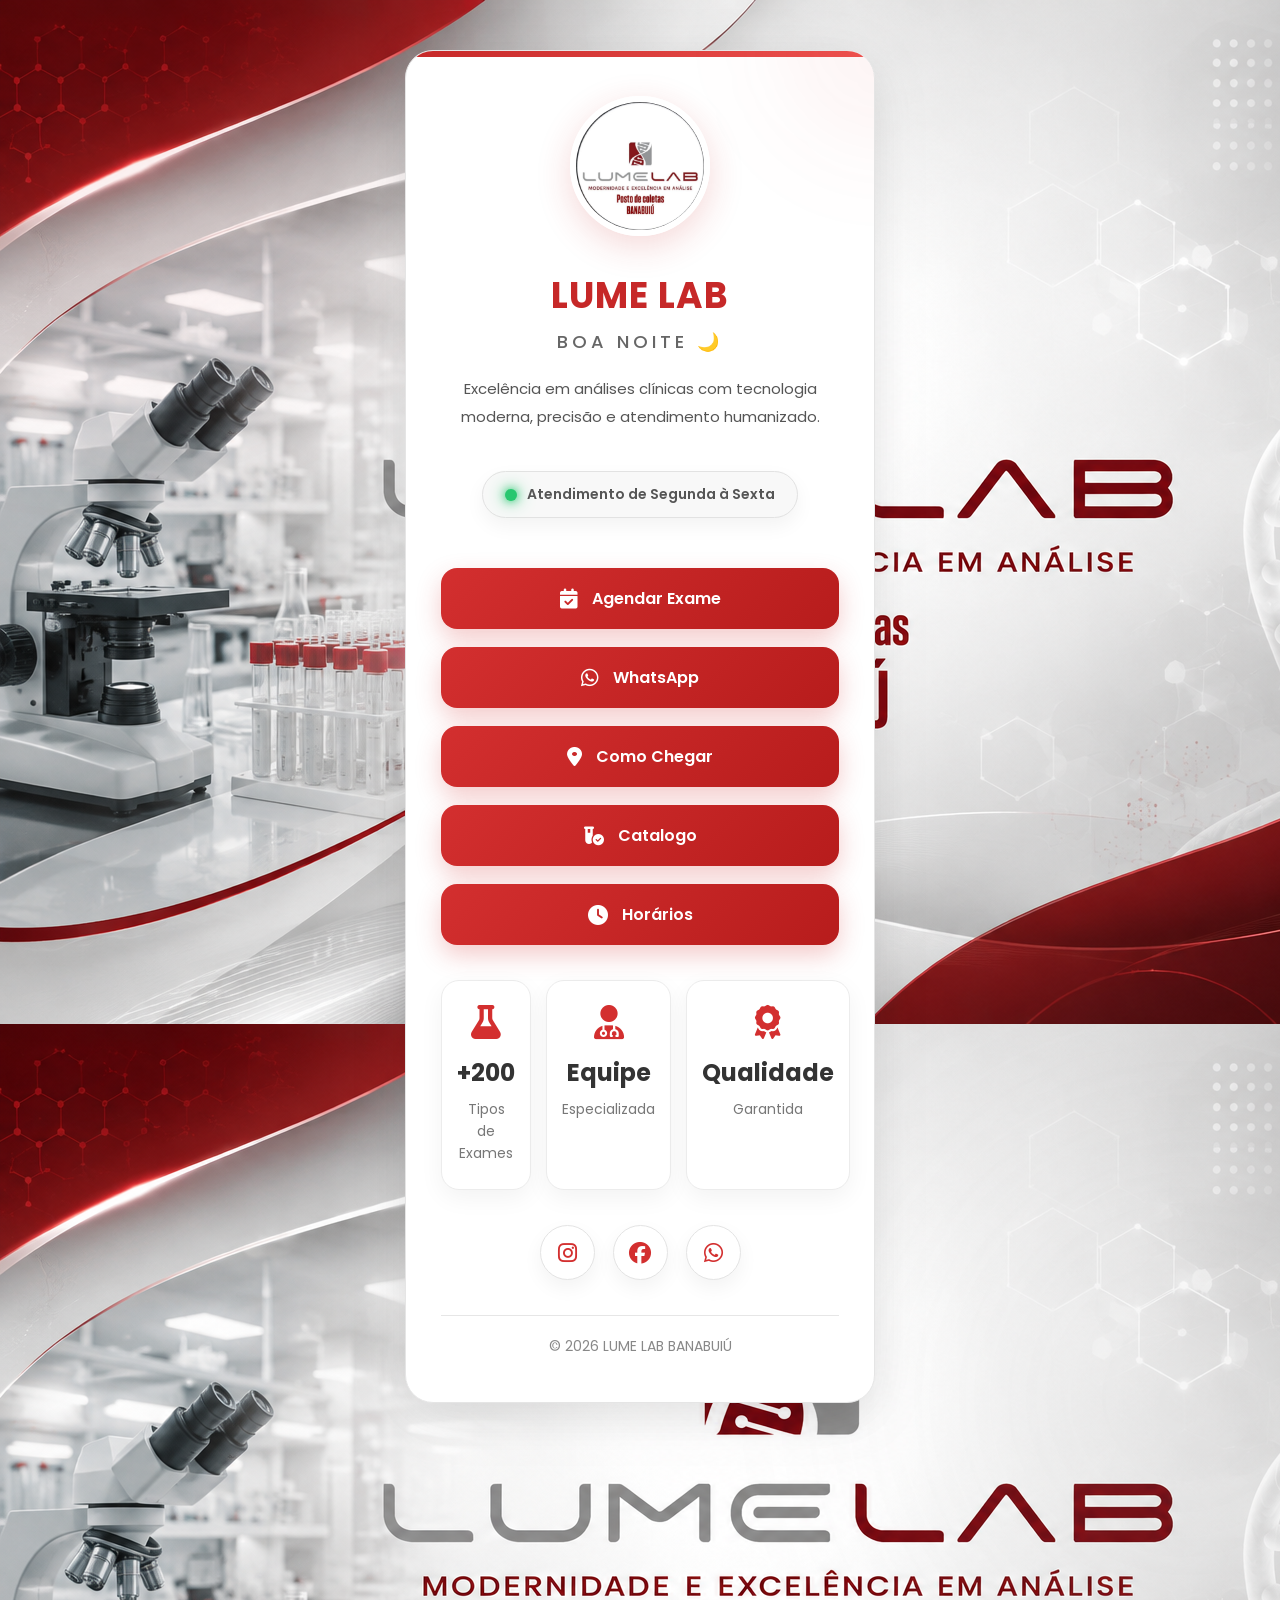
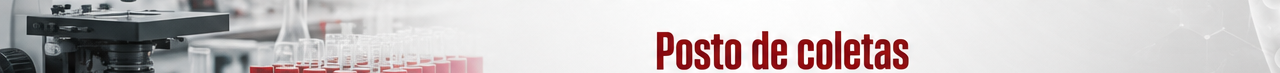
<file: index.html>
<!DOCTYPE html>
<html lang="pt-BR">

<head>

<meta charset="UTF-8">
<meta name="viewport" content="width=device-width, initial-scale=1.0">

<title>LUME LAB BANABUIÚ</title>

<link rel="stylesheet" href="style.css">

<link rel="preconnect" href="https://fonts.googleapis.com">

<link href="https://fonts.googleapis.com/css2?family=Poppins:wght@300;400;500;600;700&display=swap" rel="stylesheet">

<link rel="stylesheet"
href="https://cdnjs.cloudflare.com/ajax/libs/font-awesome/6.7.2/css/all.min.css">

</head>

<body>

<div class="particles"></div>

<div class="container">

<div class="glass">

<img src="img/logo.jpeg" class="logo">

<h1>LUME LAB</h1>

<h2>BANABUIÚ</h2>

<p>

Excelência em análises clínicas com tecnologia moderna,
precisão e atendimento humanizado.

</p>

<div class="status">

<span class="online"></span>

Atendimento de Segunda à Sexta

</div>

<div class="buttons">

<a href="agendar.html">

<i class="fa-solid fa-calendar-check"></i>

Agendar Exame

</a>

<a href="agendar.html">

<i class="fa-brands fa-whatsapp"></i>

WhatsApp

</a>

<a href="#">

<i class="fa-solid fa-location-dot"></i>

Como Chegar

</a>

<a href="catalogo.html">

<i class="fa-solid fa-vial-circle-check"></i>

Catalogo

</a>

<a href="horarios.html">

<i class="fa-solid fa-clock"></i>

Horários

</a>

</div>


<div class="cards">

<div class="card">

<i class="fa-solid fa-flask"></i>

<h3>+200</h3>

<p>Tipos de Exames</p>

</div>

<div class="card">

<i class="fa-solid fa-user-doctor"></i>

<h3>Equipe</h3>

<p>Especializada</p>

</div>

<div class="card">

<i class="fa-solid fa-award"></i>

<h3>Qualidade</h3>

<p>Garantida</p>

</div>

</div>

<div class="social">

<a href="#"><i class="fab fa-instagram"></i></a>

<a href="#"><i class="fab fa-facebook"></i></a>

<a href="#"><i class="fab fa-whatsapp"></i></a>

</div>

<footer>

© 2026 LUME LAB BANABUIÚ

</footer>

</div>

</div>

<script src="script.js"></script>

</body>
</html>
</file>
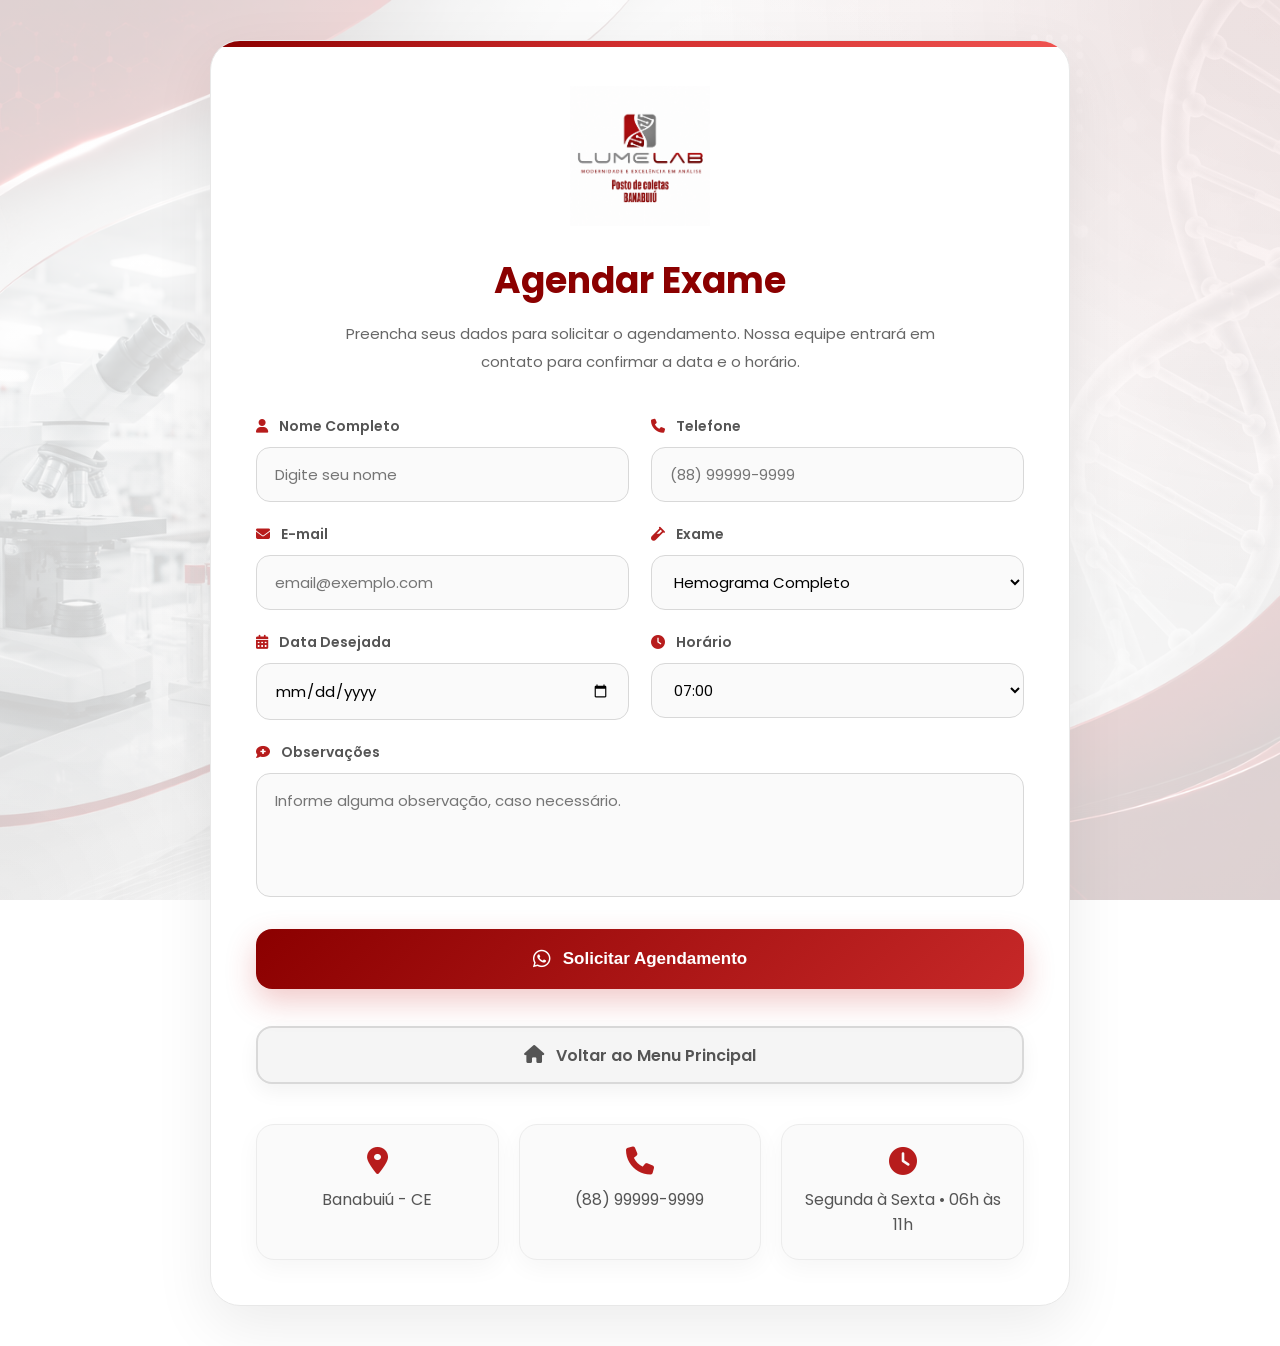
<file: agendar.html>
<!DOCTYPE html>
<html lang="pt-BR">

<head>

<meta charset="UTF-8">

<meta name="viewport" content="width=device-width, initial-scale=1.0">

<title>Agendar Exame | LUME LAB BANABUIÚ</title>

<link rel="stylesheet" href="agendar.css">

<link rel="preconnect" href="https://fonts.googleapis.com">

<link href="https://fonts.googleapis.com/css2?family=Poppins:wght@300;400;500;600;700&display=swap" rel="stylesheet">

<link rel="stylesheet"
href="https://cdnjs.cloudflare.com/ajax/libs/font-awesome/6.7.2/css/all.min.css">

</head>

<body>

<div class="overlay"></div>

<section class="container">

<div class="card">

<div class="topo">

<img src="img/logoo.png" class="logo">

<h1>Agendar Exame</h1>

<p>

Preencha seus dados para solicitar o agendamento.
Nossa equipe entrará em contato para confirmar a data e o horário.

</p>

</div>

<form id="formAgendamento">

<div class="input-box">

<label>

<i class="fa-solid fa-user"></i>

Nome Completo

</label>

<input
type="text"
id="nome"
placeholder="Digite seu nome"
required>

</div>

<div class="input-box">

<label>

<i class="fa-solid fa-phone"></i>

Telefone

</label>

<input
type="tel"
id="telefone"
placeholder="(88) 99999-9999"
required>

</div>

<div class="input-box">

<label>

<i class="fa-solid fa-envelope"></i>

E-mail

</label>

<input
type="email"
id="email"
placeholder="email@exemplo.com">

</div>

<div class="input-box">

<label>

<i class="fa-solid fa-vial"></i>

Exame

</label>

<select id="exame">

<option>Hemograma Completo</option>

<option>Glicemia</option>

<option>Colesterol</option>

<option>Triglicerídeos</option>

<option>TSH</option>

<option>T4 Livre</option>

<option>PSA</option>

<option>Vitamina D</option>

<option>Beta HCG</option>

<option>Outro Exame</option>

</select>

</div>

<div class="input-box">

<label>

<i class="fa-solid fa-calendar-days"></i>

Data Desejada

</label>

<input
type="date"
id="data"
required>

</div>

<div class="input-box">

<label>

<i class="fa-solid fa-clock"></i>

Horário

</label>

<select id="hora">

<option>07:00</option>

<option>07:30</option>

<option>08:00</option>

<option>08:30</option>

<option>09:00</option>

<option>09:30</option>

<option>10:00</option>

<option>10:30</option>

<option>11:00</option>

</select>

</div>

<div class="input-box">

<label>

<i class="fa-solid fa-comment-medical"></i>

Observações

</label>

<textarea

id="obs"

rows="4"

placeholder="Informe alguma observação, caso necessário."

></textarea>

</div>

<button type="submit">

    <i class="fa-brands fa-whatsapp"></i>

    Solicitar Agendamento

</button>

<a href="index.html" class="btn-voltar">

    <i class="fa-solid fa-house"></i>

    Voltar ao Menu Principal

</a>

</form>

<div class="info">
<div>

<i class="fa-solid fa-location-dot"></i>

Banabuiú - CE

</div>

<div>

<i class="fa-solid fa-phone"></i>

(88) 99999-9999

</div>

<div>

<i class="fa-solid fa-clock"></i>

Segunda à Sexta • 06h às 11h

</div>

</div>

</div>

</section>

<script src="agendar.js"></script>

</body>

</html>
</file>
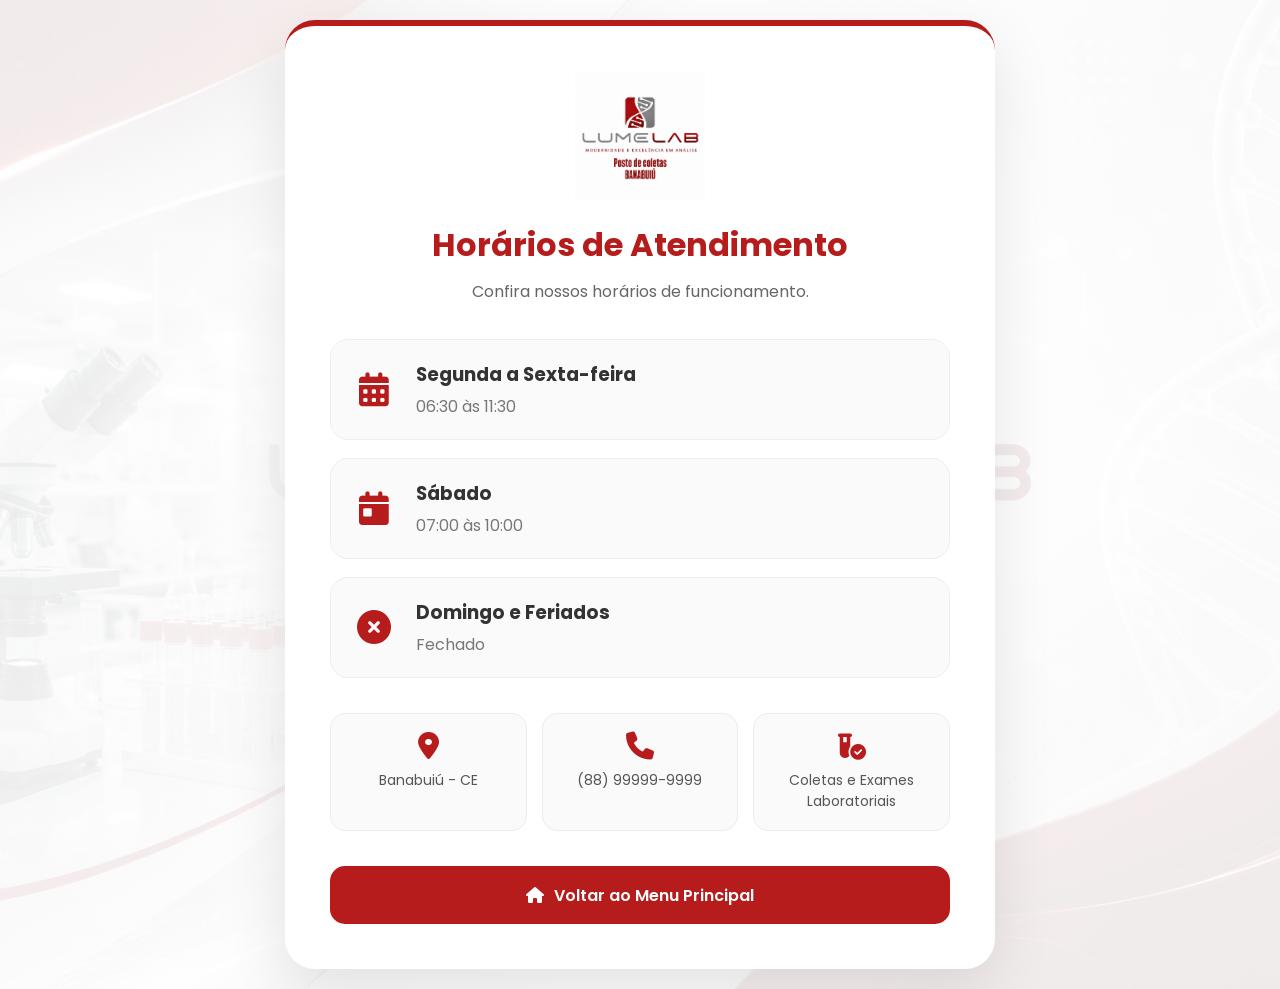
<file: horarios.html>
<!DOCTYPE html>
<html lang="pt-BR">

<head>

<meta charset="UTF-8">

<meta name="viewport" content="width=device-width, initial-scale=1.0">

<title>Horários de Atendimento | LUME LAB BANABUIÚ</title>

<link rel="stylesheet" href="horarios.css">

<link rel="preconnect" href="https://fonts.googleapis.com">

<link href="https://fonts.googleapis.com/css2?family=Poppins:wght@300;400;500;600;700&display=swap" rel="stylesheet">

<link rel="stylesheet"
href="https://cdnjs.cloudflare.com/ajax/libs/font-awesome/6.7.2/css/all.min.css">

</head>

<body>

<div class="container">

<div class="card">

<img src="img/logoo.png" class="logo">

<h1>Horários de Atendimento</h1>

<p>
Confira nossos horários de funcionamento.
</p>

<div class="horarios">

<div class="item">

<i class="fa-solid fa-calendar-days"></i>

<div>

<h3>Segunda a Sexta-feira</h3>

<span>06:30 às 11:30</span>

</div>

</div>

<div class="item">

<i class="fa-solid fa-calendar-day"></i>

<div>

<h3>Sábado</h3>

<span>07:00 às 10:00</span>

</div>

</div>

<div class="item">

<i class="fa-solid fa-circle-xmark"></i>

<div>

<h3>Domingo e Feriados</h3>

<span>Fechado</span>

</div>

</div>

</div>

<div class="informacoes">

<div>

<i class="fa-solid fa-location-dot"></i>

Banabuiú - CE

</div>

<div>

<i class="fa-solid fa-phone"></i>

(88) 99999-9999

</div>

<div>

<i class="fa-solid fa-vial-circle-check"></i>

Coletas e Exames Laboratoriais

</div>

</div>

<a href="index.html" class="voltar">

<i class="fa-solid fa-house"></i>

Voltar ao Menu Principal

</a>

</div>

</div>

<script src="horarios.js"></script>

</body>

</html>
</file>
<file: style.css>
/*====================================================
    LUME LAB BANABUIÚ
    Design Premium 2026
    Paleta:
    Branco | Cinza | Vermelho
=====================================================*/

*{
    margin:0;
    padding:0;
    box-sizing:border-box;
}

html{
    scroll-behavior:smooth;
}

body{

    font-family:'Poppins',sans-serif;
    min-height:100vh;
    display:flex;
    justify-content:center;
    align-items:center;
    overflow-x:hidden;
    background-image: url(img/bg.png);
    position:relative;

}

/*=========================
      FUNDO DECORATIVO
=========================*/

body::before{

content:"";

position:absolute;

width:650px;
height:650px;

background:#d32f2f;

opacity:.07;

border-radius:50%;

top:-260px;
left:-230px;

filter:blur(120px);

animation:float1 10s ease-in-out infinite;

}

body::after{

content:"";

position:absolute;

width:550px;
height:550px;

background:#9e9e9e;

opacity:.08;

border-radius:50%;

bottom:-220px;
right:-180px;

filter:blur(120px);

animation:float2 12s ease-in-out infinite;

}

@keyframes float1{

0%,100%{

transform:translateY(0);

}

50%{

transform:translateY(35px);

}

}

@keyframes float2{

0%,100%{

transform:translateY(0);

}

50%{

transform:translateY(-35px);

}

}

/*=========================
      CONTAINER
=========================*/

.container{

width:100%;

display:flex;

justify-content:center;

padding:50px 20px;

position:relative;

z-index:2;

}

/*=========================
      CARD PRINCIPAL
=========================*/

.glass{

position:relative;

width:100%;

max-width:470px;

padding:45px 35px;

text-align:center;

background:#ffffff;

border-radius:28px;

border:1px solid #e5e5e5;

box-shadow:

0 15px 45px rgba(0,0,0,.08);

transition:.4s;

overflow:hidden;

}

.glass:hover{

transform:translateY(-8px);

box-shadow:

0 20px 60px rgba(0,0,0,.12);

}

/* Linha superior */

.glass::before{

content:"";

position:absolute;

top:0;
left:0;

width:100%;
height:6px;

background:linear-gradient(90deg,#c62828,#ef5350);

}

/*=========================
        LOGO
=========================*/

.logo{

width:140px;

height:140px;

object-fit:cover;

border-radius:50%;

border:6px solid #ffffff;

box-shadow:

0 10px 35px rgba(198,40,40,.18);

margin-bottom:25px;

transition:.4s;

}

.logo:hover{

transform:scale(1.05) rotate(2deg);

}

/*=========================
        TÍTULOS
=========================*/

h1{

font-size:36px;

font-weight:700;

color:#c62828;

letter-spacing:1px;

margin-bottom:5px;

}

h2{

font-size:18px;

font-weight:500;

letter-spacing:4px;

color:#666;

margin-bottom:20px;

text-transform:uppercase;

}

p{

font-size:15px;

line-height:28px;

color:#555;

margin-bottom:30px;

}

/*=========================
     PEQUENO DETALHE
=========================*/

.glass .divider{

width:70px;

height:4px;

margin:20px auto;

border-radius:50px;

background:linear-gradient(90deg,#c62828,#ef5350);

}

/*====================================================
                STATUS
====================================================*/

.status{

display:inline-flex;

align-items:center;

gap:10px;

padding:12px 22px;

margin:10px 0 35px;

background:#f8f8f8;

border:1px solid #e2e2e2;

border-radius:50px;

color:#555;

font-size:14px;

font-weight:600;

box-shadow:0 8px 20px rgba(0,0,0,.05);

}

.online{

width:12px;

height:12px;

border-radius:50%;

background:#28c76f;

box-shadow:
0 0 8px #28c76f,
0 0 18px #28c76f;

animation:pulse 1.5s infinite;

}

@keyframes pulse{

0%{

transform:scale(.9);

opacity:.8;

}

50%{

transform:scale(1.3);

opacity:1;

}

100%{

transform:scale(.9);

opacity:.8;

}

}

/*====================================================
                BOTÕES
====================================================*/

.buttons{

display:flex;

flex-direction:column;

gap:18px;

margin-top:15px;

}

.buttons a{

display:flex;

align-items:center;

justify-content:center;

gap:14px;

padding:18px;

text-decoration:none;

font-size:16px;

font-weight:600;

color:#ffffff;

background:linear-gradient(135deg,#d32f2f,#b71c1c);

border-radius:16px;

transition:.35s;

box-shadow:

0 10px 25px rgba(211,47,47,.25);

position:relative;

overflow:hidden;

}

.buttons a i{

font-size:20px;

}

.buttons a::before{

content:"";

position:absolute;

top:0;

left:-120%;

width:50%;

height:100%;

background:rgba(255,255,255,.25);

transform:skewX(-25deg);

transition:.7s;

}

.buttons a:hover::before{

left:150%;

}

.buttons a:hover{

transform:translateY(-5px);

background:linear-gradient(135deg,#ef5350,#c62828);

box-shadow:

0 18px 35px rgba(198,40,40,.35);

}

/*====================================================
                CARDS
====================================================*/

.cards{

display:grid;

grid-template-columns:repeat(3,1fr);

gap:15px;

margin-top:35px;

}

.card{

background:#ffffff;

padding:25px 15px;

border-radius:18px;

border:1px solid #ececec;

box-shadow:

0 8px 25px rgba(0,0,0,.05);

transition:.35s;

cursor:pointer;

}

.card:hover{

transform:translateY(-8px);

border-color:#d32f2f;

box-shadow:

0 18px 35px rgba(211,47,47,.15);

}

.card i{

font-size:34px;

color:#d32f2f;

margin-bottom:15px;

}

.card h3{

font-size:24px;

color:#333;

margin-bottom:8px;

}

.card p{

font-size:14px;

color:#777;

line-height:22px;

margin:0;

}

/*====================================================
            REDES SOCIAIS
====================================================*/

.social{

display:flex;

justify-content:center;

gap:18px;

margin-top:35px;

}

.social a{

width:55px;

height:55px;

display:flex;

justify-content:center;

align-items:center;

border-radius:50%;

background:#ffffff;

color:#d32f2f;

font-size:22px;

text-decoration:none;

border:1px solid #e4e4e4;

transition:.35s;

box-shadow:

0 8px 20px rgba(0,0,0,.05);

}

.social a:hover{

background:#d32f2f;

color:#ffffff;

transform:translateY(-6px) scale(1.08);

box-shadow:

0 15px 30px rgba(211,47,47,.30);

}

/*====================================================
                RODAPÉ
====================================================*/

footer{

margin-top:35px;

padding-top:20px;

border-top:1px solid #e6e6e6;

font-size:14px;

color:#888;

}

/*====================================================
            ANIMAÇÃO DE ENTRADA
====================================================*/

.glass{

    animation:fadeUp .9s ease;

}

@keyframes fadeUp{

    from{

        opacity:0;
        transform:translateY(50px);

    }

    to{

        opacity:1;
        transform:translateY(0);

    }

}

/*====================================================
            EFEITO BRILHO NO CARD
====================================================*/

.glass::after{

    content:"";

    position:absolute;

    top:-120px;

    right:-120px;

    width:220px;

    height:220px;

    border-radius:50%;

    background:rgba(211,47,47,.05);

    filter:blur(50px);

    pointer-events:none;

}

/*====================================================
            HOVER GERAL
====================================================*/

a,
button,
.card,
.logo{

    transition:.35s ease;

}

/*====================================================
            SCROLLBAR
====================================================*/

::-webkit-scrollbar{

    width:10px;

}

::-webkit-scrollbar-track{

    background:#efefef;

}

::-webkit-scrollbar-thumb{

    background:#c62828;

    border-radius:20px;

}

::-webkit-scrollbar-thumb:hover{

    background:#a71d1d;

}

/*====================================================
            RESPONSIVO - TABLET
====================================================*/

@media(max-width:900px){

.container{

    padding:35px 20px;

}

.glass{

    max-width:520px;

    padding:35px;

}

.cards{

    grid-template-columns:repeat(2,1fr);

}

}

/*====================================================
            RESPONSIVO - CELULAR
====================================================*/

@media(max-width:768px){

.container{

    padding:20px 15px;

}

.glass{

    width:100%;

    padding:30px 22px;

    border-radius:22px;

}

.logo{

    width:115px;
    height:115px;

}

h1{

    font-size:30px;

}

h2{

    font-size:16px;

    letter-spacing:2px;

}

p{

    font-size:14px;

    line-height:24px;

}

.status{

    font-size:13px;

    padding:10px 18px;

}

.buttons{

    gap:15px;

}

.buttons a{

    font-size:15px;

    padding:16px;

}

.cards{

    grid-template-columns:1fr;

    gap:18px;

}

.card{

    padding:25px;

}

.card h3{

    font-size:22px;

}

.card p{

    font-size:14px;

}

.social{

    gap:14px;

}

.social a{

    width:50px;

    height:50px;

    font-size:20px;

}

footer{

    font-size:13px;

}

}

/*====================================================
        CELULARES PEQUENOS
====================================================*/

@media(max-width:480px){

.glass{

    padding:25px 18px;

}

.logo{

    width:95px;

    height:95px;

}

h1{

    font-size:26px;

}

h2{

    font-size:15px;

}

p{

    font-size:13px;

}

.buttons a{

    font-size:14px;

    padding:15px;

}

.buttons i{

    font-size:18px;

}

.status{

    width:100%;

    justify-content:center;

}

}

/*====================================================
        ANIMAÇÃO DOS BOTÕES
====================================================*/

.buttons a{

    animation:slideUp .8s ease both;

}

.buttons a:nth-child(1){

animation-delay:.10s;

}

.buttons a:nth-child(2){

animation-delay:.20s;

}

.buttons a:nth-child(3){

animation-delay:.30s;

}

.buttons a:nth-child(4){

animation-delay:.40s;

}

.buttons a:nth-child(5){

animation-delay:.50s;

}

@keyframes slideUp{

from{

    opacity:0;

    transform:translateY(25px);

}

to{

    opacity:1;

    transform:translateY(0);

}

}

/*====================================================
        ANIMAÇÃO DOS CARDS
====================================================*/

.card{

    animation:zoom .9s ease;

}

@keyframes zoom{

from{

    opacity:0;

    transform:scale(.85);

}

to{

    opacity:1;

    transform:scale(1);

}

}

/*====================================================
        SELEÇÃO DE TEXTO
====================================================*/

::selection{

    background:#c62828;

    color:#ffffff;

}

/*====================================================
            FOCO NOS LINKS
====================================================*/

.buttons a:focus,
.social a:focus{

    outline:3px solid rgba(198,40,40,.25);

    outline-offset:4px;

}

/*====================================================
        SOMBRA SUAVE NO CONTAINER
====================================================*/

.container{

    filter:drop-shadow(0 10px 30px rgba(0,0,0,.05));

}
</file>
<file: agendar.css>
/*==========================================
    LUME LAB BANABUIÚ
    Agendamento de Exames
==========================================*/

*{
    margin:0;
    padding:0;
    box-sizing:border-box;
}

html{
    scroll-behavior:smooth;
}

body{

    font-family:'Poppins',sans-serif;

    min-height:100vh;

    display:flex;

    justify-content:center;

    align-items:center;

    overflow-x:hidden;

    background:
    linear-gradient(rgba(255,255,255,.82),
    rgba(255,255,255,.82)),
    url("img/bg.png");

    background-size:cover;

    background-position:center;

    background-attachment:fixed;

    position:relative;

}

/*==========================
        Overlay
==========================*/

.overlay{

    position:fixed;

    inset:0;

    background:
    radial-gradient(circle at top right,
    rgba(180,25,25,.08),
    transparent 40%),

    radial-gradient(circle at bottom left,
    rgba(120,120,120,.08),
    transparent 35%);

    pointer-events:none;

}

/*==========================
      Container
==========================*/

.container{

    width:100%;

    max-width:900px;

    padding:40px 20px;

    position:relative;

    z-index:2;

}

/*==========================
        Card
==========================*/

.card{

    background:#ffffff;

    border-radius:30px;

    padding:45px;

    border:1px solid #e8e8e8;

    box-shadow:

    0 20px 60px rgba(0,0,0,.08);

    animation:fade .8s ease;

    overflow:hidden;

    position:relative;

}

.card::before{

    content:"";

    position:absolute;

    top:0;

    left:0;

    width:100%;

    height:6px;

    background:

    linear-gradient(90deg,#8B0000,#d32f2f,#ef5350);

}

/*==========================
        Topo
==========================*/

.topo{

    text-align:center;

    margin-bottom:40px;

}

.logo{

    width:140px;

    margin-bottom:20px;

    transition:.4s;

}

.logo:hover{

    transform:scale(1.05);

}

.topo h1{

    color:#8B0000;

    font-size:36px;

    margin-bottom:12px;

    font-weight:700;

}

.topo p{

    color:#666;

    font-size:15px;

    line-height:28px;

    max-width:650px;

    margin:auto;

}

/*==========================
        Formulário
==========================*/

form{

    display:grid;

    grid-template-columns:1fr 1fr;

    gap:22px;

}

/*==========================
      Campos
==========================*/

.input-box{

    display:flex;

    flex-direction:column;

}

.input-box label{

    margin-bottom:10px;

    color:#555;

    font-size:14px;

    font-weight:600;

}

.input-box label i{

    color:#b71c1c;

    margin-right:8px;

}

.input-box input,
.input-box select,
.input-box textarea{

    width:100%;

    padding:15px 18px;

    border:1px solid #d8d8d8;

    border-radius:14px;

    background:#fafafa;

    font-size:15px;

    transition:.3s;

    font-family:Poppins;

}

.input-box textarea{

    resize:none;

}

.input-box input:focus,
.input-box select:focus,
.input-box textarea:focus{

    outline:none;

    border-color:#c62828;

    background:#ffffff;

    box-shadow:

    0 0 0 4px rgba(198,40,40,.12);

}

/* textarea ocupa largura inteira */

.input-box:last-of-type{

    grid-column:1/3;

}

/*==========================================
        BOTÃO
==========================================*/

button{

    grid-column:1/3;

    height:60px;

    margin-top:10px;

    border:none;

    border-radius:16px;

    background:linear-gradient(135deg,#8B0000,#c62828);

    color:#fff;

    font-size:17px;

    font-weight:600;

    cursor:pointer;

    display:flex;

    justify-content:center;

    align-items:center;

    gap:12px;

    transition:.35s;

    box-shadow:

    0 12px 30px rgba(198,40,40,.25);

    position:relative;

    overflow:hidden;

}

button::before{

    content:"";

    position:absolute;

    top:0;

    left:-120%;

    width:50%;

    height:100%;

    background:rgba(255,255,255,.25);

    transform:skewX(-25deg);

    transition:.8s;

}

button:hover::before{

    left:150%;

}

button:hover{

    transform:translateY(-4px);

    background:linear-gradient(135deg,#c62828,#ef5350);

    box-shadow:

    0 18px 40px rgba(198,40,40,.35);

}

button:active{

    transform:scale(.98);

}

button i{

    font-size:20px;

}

/*==========================================
        INFORMAÇÕES
==========================================*/

.info{

    margin-top:40px;

    display:grid;

    grid-template-columns:repeat(3,1fr);

    gap:20px;

}

.info div{

    background:#fafafa;

    border:1px solid #ececec;

    border-radius:18px;

    padding:22px;

    text-align:center;

    color:#555;

    transition:.35s;

    box-shadow:

    0 8px 25px rgba(0,0,0,.04);

}

.info div:hover{

    transform:translateY(-6px);

    border-color:#c62828;

    box-shadow:

    0 15px 35px rgba(198,40,40,.12);

}

.info i{

    display:block;

    font-size:28px;

    color:#b71c1c;

    margin-bottom:12px;

}

/*==========================================
        ANIMAÇÕES
==========================================*/

@keyframes fade{

    from{

        opacity:0;

        transform:translateY(35px);

    }

    to{

        opacity:1;

        transform:translateY(0);

    }

}

.input-box{

    animation:fade .7s ease;

}

.input-box:nth-child(1){animation-delay:.1s;}
.input-box:nth-child(2){animation-delay:.2s;}
.input-box:nth-child(3){animation-delay:.3s;}
.input-box:nth-child(4){animation-delay:.4s;}
.input-box:nth-child(5){animation-delay:.5s;}
.input-box:nth-child(6){animation-delay:.6s;}
.input-box:nth-child(7){animation-delay:.7s;}

/*==========================================
        SCROLLBAR
==========================================*/

::-webkit-scrollbar{

    width:10px;

}

::-webkit-scrollbar-track{

    background:#eeeeee;

}

::-webkit-scrollbar-thumb{

    background:#b71c1c;

    border-radius:30px;

}

::-webkit-scrollbar-thumb:hover{

    background:#8B0000;

}

/*==========================================
        SELEÇÃO
==========================================*/

::selection{

    background:#b71c1c;

    color:#ffffff;

}

/*==========================================
        RESPONSIVO
==========================================*/

@media(max-width:900px){

.card{

    padding:35px;

}

.info{

    grid-template-columns:1fr;

}

}

@media(max-width:768px){

form{

    grid-template-columns:1fr;

}

.input-box:last-of-type{

    grid-column:auto;

}

button{

    grid-column:auto;

}

.card{

    padding:28px;

    border-radius:22px;

}

.logo{

    width:110px;

}

.topo h1{

    font-size:30px;

}

.topo p{

    font-size:14px;

    line-height:24px;

}

.info{

    gap:15px;

}

.info div{

    padding:18px;

}

}

@media(max-width:480px){

.container{

    padding:15px;

}

.card{

    padding:22px 18px;

}

.logo{

    width:90px;

}

.topo h1{

    font-size:26px;

}

.topo p{

    font-size:13px;

}

.input-box input,
.input-box select,
.input-box textarea{

    padding:14px;

    font-size:14px;

}

button{

    height:56px;

    font-size:15px;

}

.info i{

    font-size:24px;

}

.info div{

    font-size:14px;

}

}

/*==========================================
        FIM
==========================================*/

/*==========================================
        BOTÃO VOLTAR
==========================================*/

.btn-voltar{

    grid-column:1/3;

    display:flex;

    justify-content:center;

    align-items:center;

    gap:12px;

    height:58px;

    margin-top:15px;

    text-decoration:none;

    border-radius:16px;

    background:#f5f5f5;

    border:2px solid #d9d9d9;

    color:#555;

    font-size:16px;

    font-weight:600;

    transition:.35s;

    box-shadow:0 8px 20px rgba(0,0,0,.05);

}

.btn-voltar:hover{

    background:#B71C1C;

    color:#fff;

    border-color:#B71C1C;

    transform:translateY(-4px);

    box-shadow:0 15px 35px rgba(183,28,28,.25);

}

.btn-voltar i{

    font-size:18px;

}

/* Responsividade */

@media(max-width:768px){

    .btn-voltar{

        grid-column:auto;

    }

}
</file>
<file: horarios.css>
*{

margin:0;
padding:0;
box-sizing:border-box;

}

body{

font-family:'Poppins',sans-serif;

display:flex;

justify-content:center;

align-items:center;

min-height:100vh;

background:

linear-gradient(rgba(255,255,255,.92),

rgba(255,255,255,.92)),

url(img/bg.png);

background-size:cover;

background-position:center;

}

.container{

width:100%;

max-width:750px;

padding:20px;

}

.card{

background:#fff;

padding:45px;

border-radius:30px;

box-shadow:0 20px 60px rgba(0,0,0,.10);

border-top:6px solid #B71C1C;

animation:fade .8s;

}

.logo{

display:block;

width:130px;

margin:0 auto 20px;

}

h1{

text-align:center;

color:#B71C1C;

margin-bottom:10px;

}

p{

text-align:center;

color:#666;

margin-bottom:35px;

}

.horarios{

display:flex;

flex-direction:column;

gap:18px;

}

.item{

display:flex;

align-items:center;

gap:20px;

padding:20px;

border-radius:18px;

background:#fafafa;

border:1px solid #eee;

transition:.3s;

}

.item:hover{

transform:translateX(8px);

border-color:#B71C1C;

box-shadow:0 10px 25px rgba(183,28,28,.12);

}

.item i{

font-size:34px;

color:#B71C1C;

width:45px;

text-align:center;

}

.item h3{

color:#333;

margin-bottom:5px;

}

.item span{

color:#777;

}

.informacoes{

display:grid;

grid-template-columns:repeat(3,1fr);

gap:15px;

margin-top:35px;

}

.informacoes div{

padding:18px;

background:#fafafa;

border-radius:15px;

text-align:center;

border:1px solid #ececec;

font-size:14px;

color:#555;

}

.informacoes i{

display:block;

font-size:28px;

margin-bottom:10px;

color:#B71C1C;

}

.voltar{

margin-top:35px;

display:flex;

justify-content:center;

align-items:center;

gap:10px;

height:58px;

background:#B71C1C;

color:#fff;

text-decoration:none;

font-weight:600;

border-radius:15px;

transition:.3s;

}

.voltar:hover{

background:#d32f2f;

transform:translateY(-3px);

}

@keyframes fade{

from{

opacity:0;

transform:translateY(30px);

}

to{

opacity:1;

transform:translateY(0);

}

}

@media(max-width:768px){

.card{

padding:30px 20px;

}

.informacoes{

grid-template-columns:1fr;

}

.item{

flex-direction:column;

text-align:center;

}

.logo{

width:100px;

}

}
</file>
